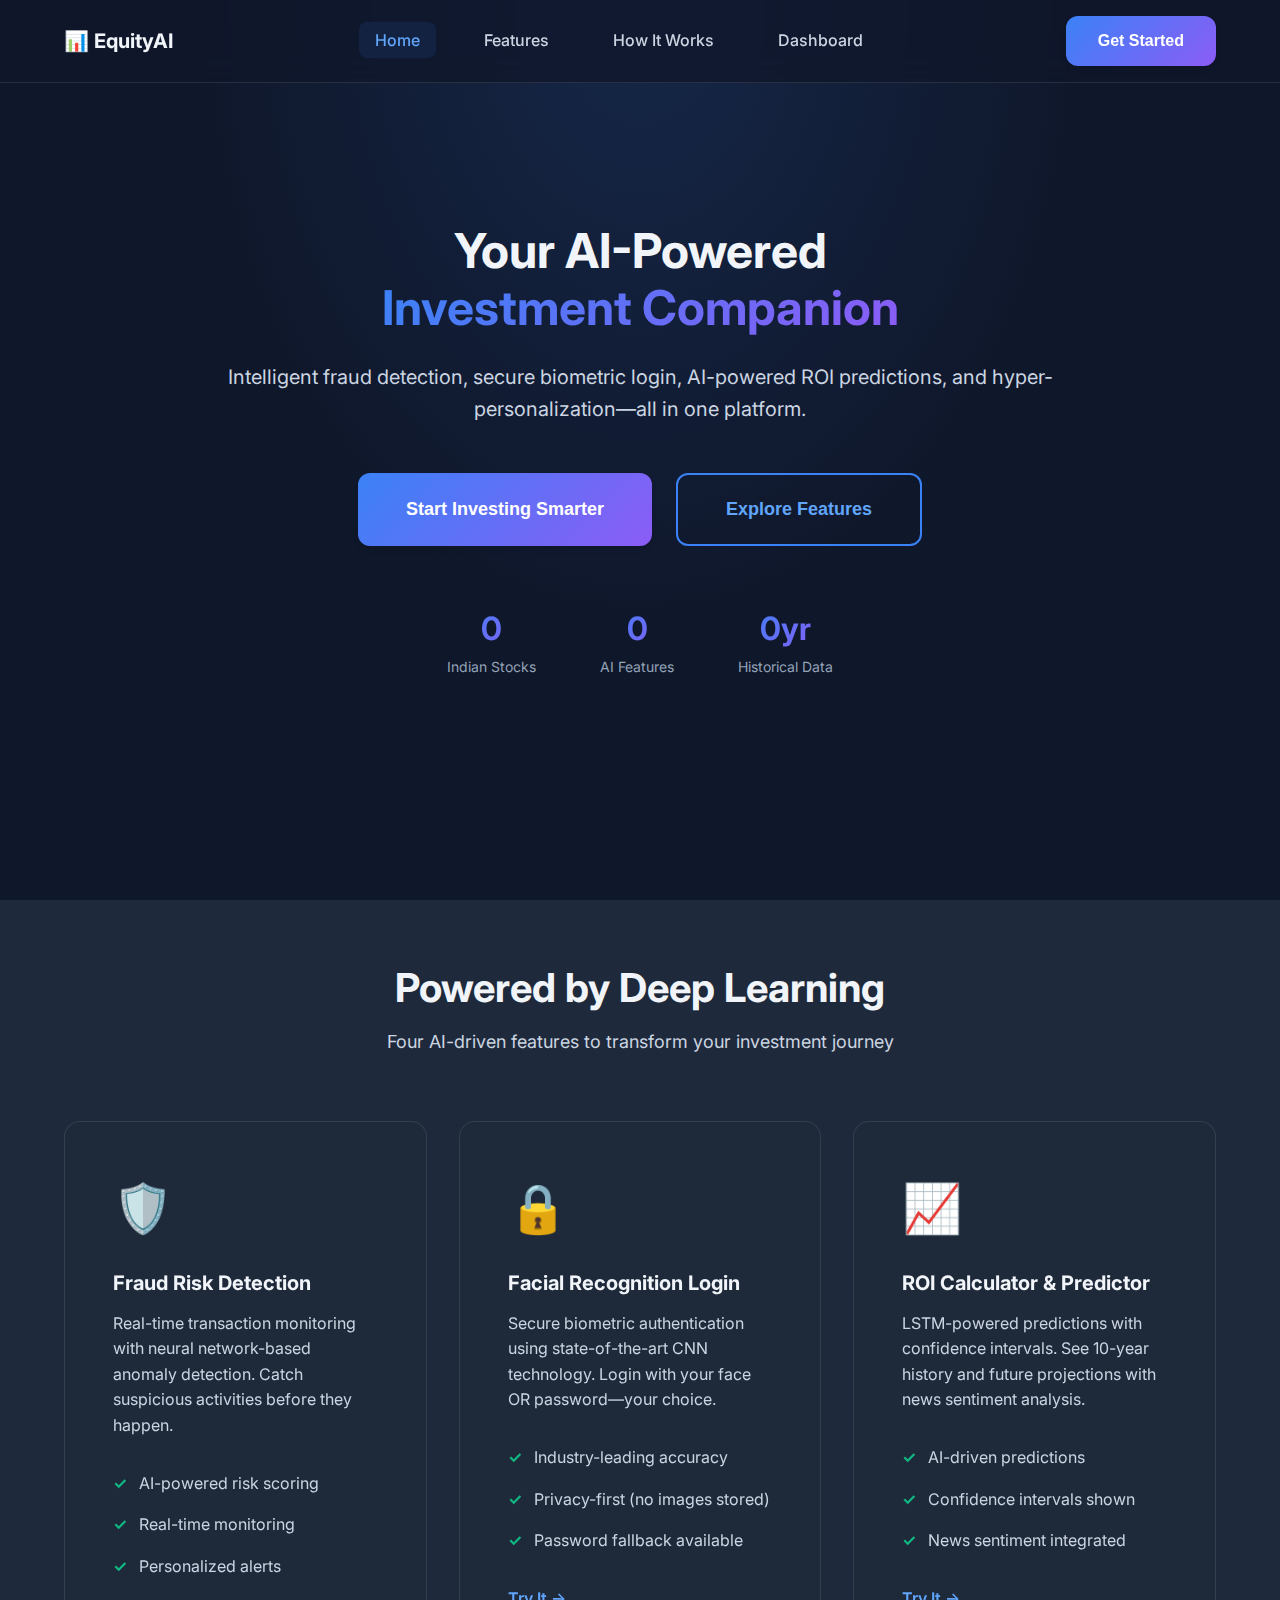
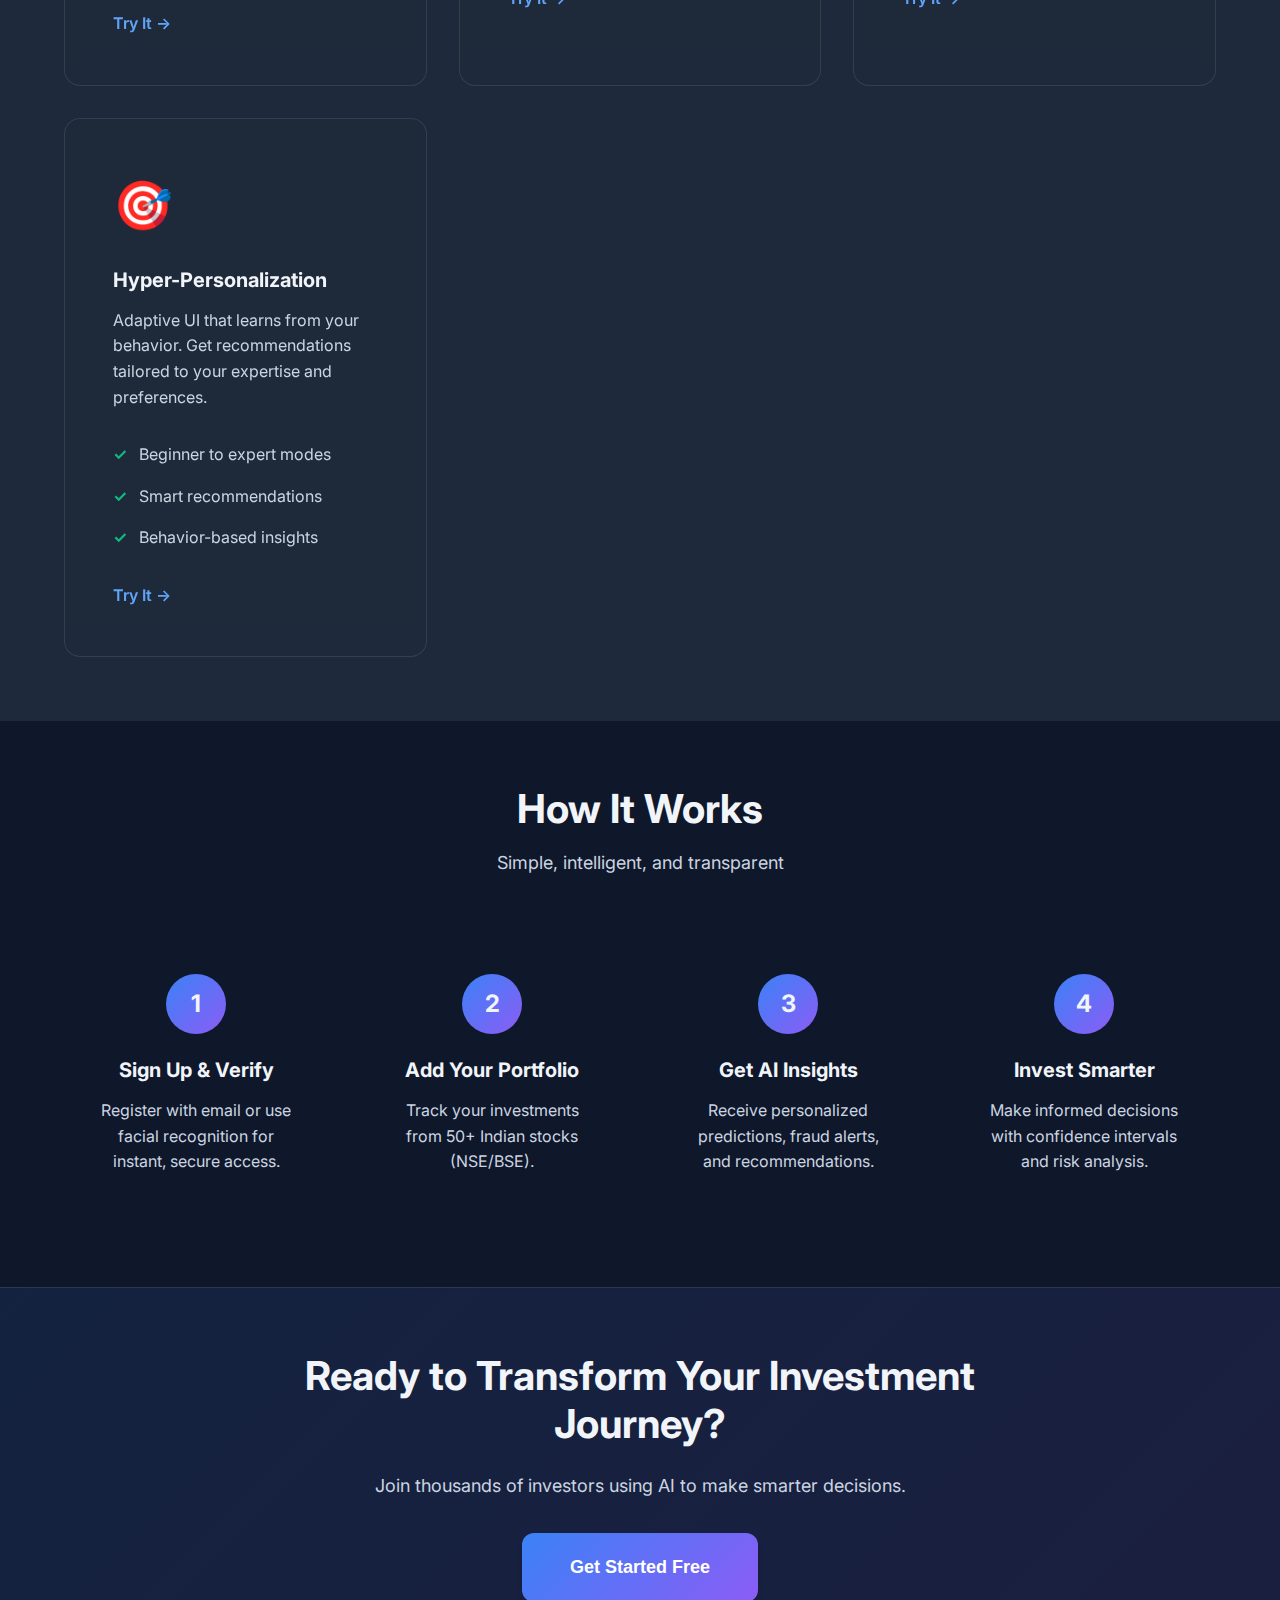
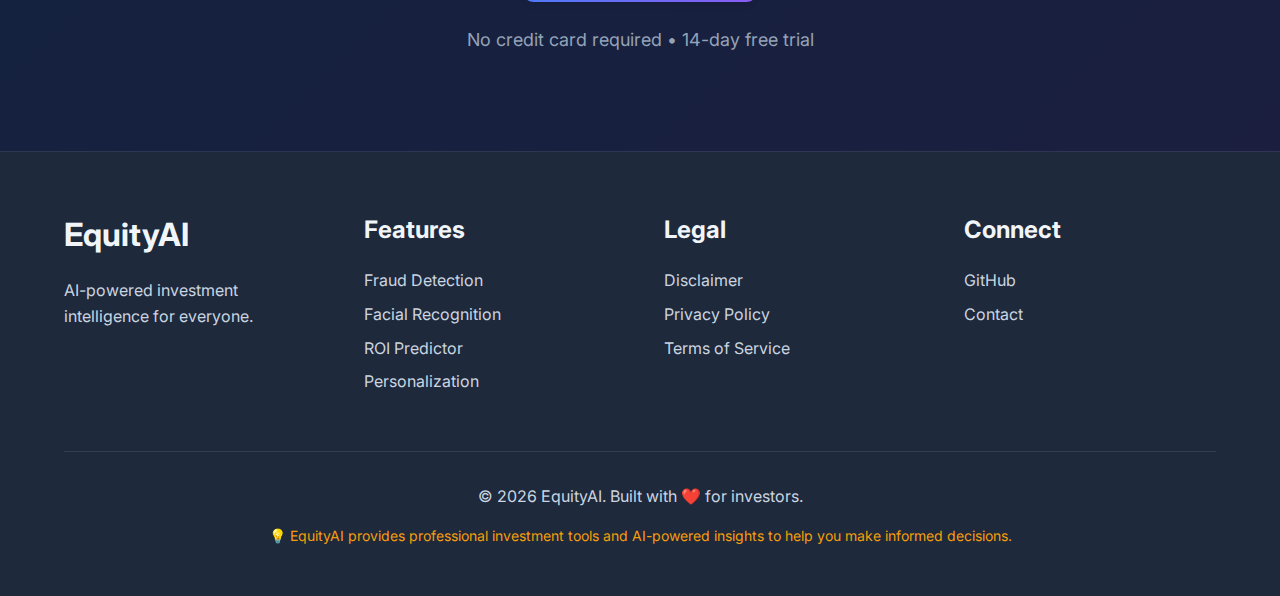
<file: frontend/index.html>
<!DOCTYPE html>
<html lang="en">

<head>
    <meta charset="UTF-8">
    <meta name="viewport" content="width=device-width, initial-scale=1.0">
    <meta name="description"
        content="AI-powered equity investment platform with fraud detection, facial recognition, and ROI predictions">
    <title>Equity Platform - AI-Powered Investment Intelligence</title>
    <link rel="stylesheet" href="css/style.css">
    <link rel="preconnect" href="https://fonts.googleapis.com">
    <link rel="preconnect" href="https://fonts.gstatic.com" crossorigin>
    <link href="https://fonts.googleapis.com/css2?family=Inter:wght@300;400;500;600;700&display=swap" rel="stylesheet">
</head>

<body>
    <!-- Navigation -->
    <nav class="navbar">
        <div class="container">
            <div class="nav-brand">
                <h1 class="logo">📊 EquityAI</h1>
            </div>
            <ul class="nav-menu">
                <li><a href="#home" class="nav-link active">Home</a></li>
                <li><a href="#features" class="nav-link">Features</a></li>
                <li><a href="#how-it-works" class="nav-link">How It Works</a></li>
                <li><a href="fraud-detection.html" class="nav-link">Dashboard</a></li>
            </ul>
            <button class="btn btn-primary" onclick="window.location.href='#get-started'">Get Started</button>
        </div>
    </nav>

    <!-- Hero Section -->
    <section class="hero" id="home">
        <!-- Animated Background -->
        <div class="hero-bg">
            <div class="orb orb-1"></div>
            <div class="orb orb-2"></div>
            <div class="orb orb-3"></div>
        </div>

        <div class="container">
            <div class="hero-content">
                <h1 class="hero-title">
                    Your AI-Powered<br>
                    <span class="gradient-text">Investment Companion</span>
                </h1>
                <p class="hero-subtitle">
                    Intelligent fraud detection, secure biometric login, AI-powered ROI predictions,
                    and hyper-personalization—all in one platform.
                </p>
                <div class="hero-buttons">
                    <button class="btn btn-primary btn-large" onclick="window.location.href='#get-started'">
                        Start Investing Smarter
                    </button>
                    <button class="btn btn-secondary btn-large" onclick="window.location.href='#features'">
                        Explore Features
                    </button>
                </div>
                <div class="hero-stats">
                    <div class="stat">
                        <h3 class="counter" data-target="50+">0</h3>
                        <p>Indian Stocks</p>
                    </div>
                    <div class="stat">
                        <h3 class="counter" data-target="4">0</h3>
                        <p>AI Features</p>
                    </div>
                    <div class="stat">
                        <h3><span class="counter" data-target="10">0</span>yr</h3>
                        <p>Historical Data</p>
                    </div>
                </div>
            </div>
        </div>
    </section>

    <!-- Features Section -->
    <section class="features" id="features">
        <div class="container">
            <h2 class="section-title">Powered by Deep Learning</h2>
            <p class="section-subtitle">Four AI-driven features to transform your investment journey</p>

            <div class="features-grid">
                <!-- Feature 1: Fraud Detection -->
                <div class="feature-card">
                    <div class="feature-icon">🛡️</div>
                    <h3>Fraud Risk Detection</h3>
                    <p>Real-time transaction monitoring with neural network-based anomaly detection. Catch suspicious
                        activities before they happen.</p>
                    <ul class="feature-list">
                        <li>AI-powered risk scoring</li>
                        <li>Real-time monitoring</li>
                        <li>Personalized alerts</li>
                    </ul>
                    <a href="fraud-detection.html" class="feature-link">Try It →</a>
                </div>

                <!-- Feature 2: Facial Recognition -->
                <div class="feature-card">
                    <div class="feature-icon">🔒</div>
                    <h3>Facial Recognition Login</h3>
                    <p>Secure biometric authentication using state-of-the-art CNN technology. Login with your face OR
                        password—your choice.</p>
                    <ul class="feature-list">
                        <li>Industry-leading accuracy</li>
                        <li>Privacy-first (no images stored)</li>
                        <li>Password fallback available</li>
                    </ul>
                    <a href="facial-recognition.html" class="feature-link">Try It →</a>
                </div>

                <!-- Feature 3: ROI Prediction -->
                <div class="feature-card">
                    <div class="feature-icon">📈</div>
                    <h3>ROI Calculator & Predictor</h3>
                    <p>LSTM-powered predictions with confidence intervals. See 10-year history and future projections
                        with news sentiment analysis.</p>
                    <ul class="feature-list">
                        <li>AI-driven predictions</li>
                        <li>Confidence intervals shown</li>
                        <li>News sentiment integrated</li>
                    </ul>
                    <a href="roi-calculator.html" class="feature-link">Try It →</a>
                </div>

                <!-- Feature 4: Personalization -->
                <div class="feature-card">
                    <div class="feature-icon">🎯</div>
                    <h3>Hyper-Personalization</h3>
                    <p>Adaptive UI that learns from your behavior. Get recommendations tailored to your expertise and
                        preferences.</p>
                    <ul class="feature-list">
                        <li>Beginner to expert modes</li>
                        <li>Smart recommendations</li>
                        <li>Behavior-based insights</li>
                    </ul>
                    <a href="personalization.html" class="feature-link">Try It →</a>
                </div>
            </div>
        </div>
    </section>

    <!-- How It Works -->
    <section class="how-it-works" id="how-it-works">
        <div class="container">
            <h2 class="section-title">How It Works</h2>
            <p class="section-subtitle">Simple, intelligent, and transparent</p>

            <div class="steps">
                <div class="step">
                    <div class="step-number">1</div>
                    <h3>Sign Up & Verify</h3>
                    <p>Register with email or use facial recognition for instant, secure access.</p>
                </div>
                <div class="step">
                    <div class="step-number">2</div>
                    <h3>Add Your Portfolio</h3>
                    <p>Track your investments from 50+ Indian stocks (NSE/BSE).</p>
                </div>
                <div class="step">
                    <div class="step-number">3</div>
                    <h3>Get AI Insights</h3>
                    <p>Receive personalized predictions, fraud alerts, and recommendations.</p>
                </div>
                <div class="step">
                    <div class="step-number">4</div>
                    <h3>Invest Smarter</h3>
                    <p>Make informed decisions with confidence intervals and risk analysis.</p>
                </div>
            </div>
        </div>
    </section>

    <!-- CTA Section -->
    <section class="cta" id="get-started">
        <div class="container">
            <div class="cta-content">
                <h2>Ready to Transform Your Investment Journey?</h2>
                <p>Join thousands of investors using AI to make smarter decisions.</p>
                <button class="btn btn-primary btn-large">Get Started Free</button>
                <p class="cta-note">No credit card required • 14-day free trial</p>
            </div>
        </div>
    </section>

    <!-- Footer -->
    <footer class="footer">
        <div class="container">
            <div class="footer-content">
                <div class="footer-section">
                    <h3>EquityAI</h3>
                    <p>AI-powered investment intelligence for everyone.</p>
                </div>
                <div class="footer-section">
                    <h4>Features</h4>
                    <ul>
                        <li><a href="fraud-detection.html">Fraud Detection</a></li>
                        <li><a href="facial-recognition.html">Facial Recognition</a></li>
                        <li><a href="roi-calculator.html">ROI Predictor</a></li>
                        <li><a href="personalization.html">Personalization</a></li>
                    </ul>
                </div>
                <div class="footer-section">
                    <h4>Legal</h4>
                    <ul>
                        <li><a href="#disclaimer">Disclaimer</a></li>
                        <li><a href="#privacy">Privacy Policy</a></li>
                        <li><a href="#terms">Terms of Service</a></li>
                    </ul>
                </div>
                <div class="footer-section">
                    <h4>Connect</h4>
                    <ul>
                        <li><a href="https://github.com/Prerna-02/equity-platform" target="_blank">GitHub</a></li>
                        <li><a href="#contact">Contact</a></li>
                    </ul>
                </div>
            </div>
            <div class="footer-bottom">
                <p>&copy; 2026 EquityAI. Built with ❤️ for investors.</p>
                <p class="disclaimer-text">💡 EquityAI provides professional investment tools and AI-powered insights to
                    help you make informed decisions.</p>
            </div>
        </div>
    </footer>

    <script src="js/app.js"></script>
</body>

</html>
</file>
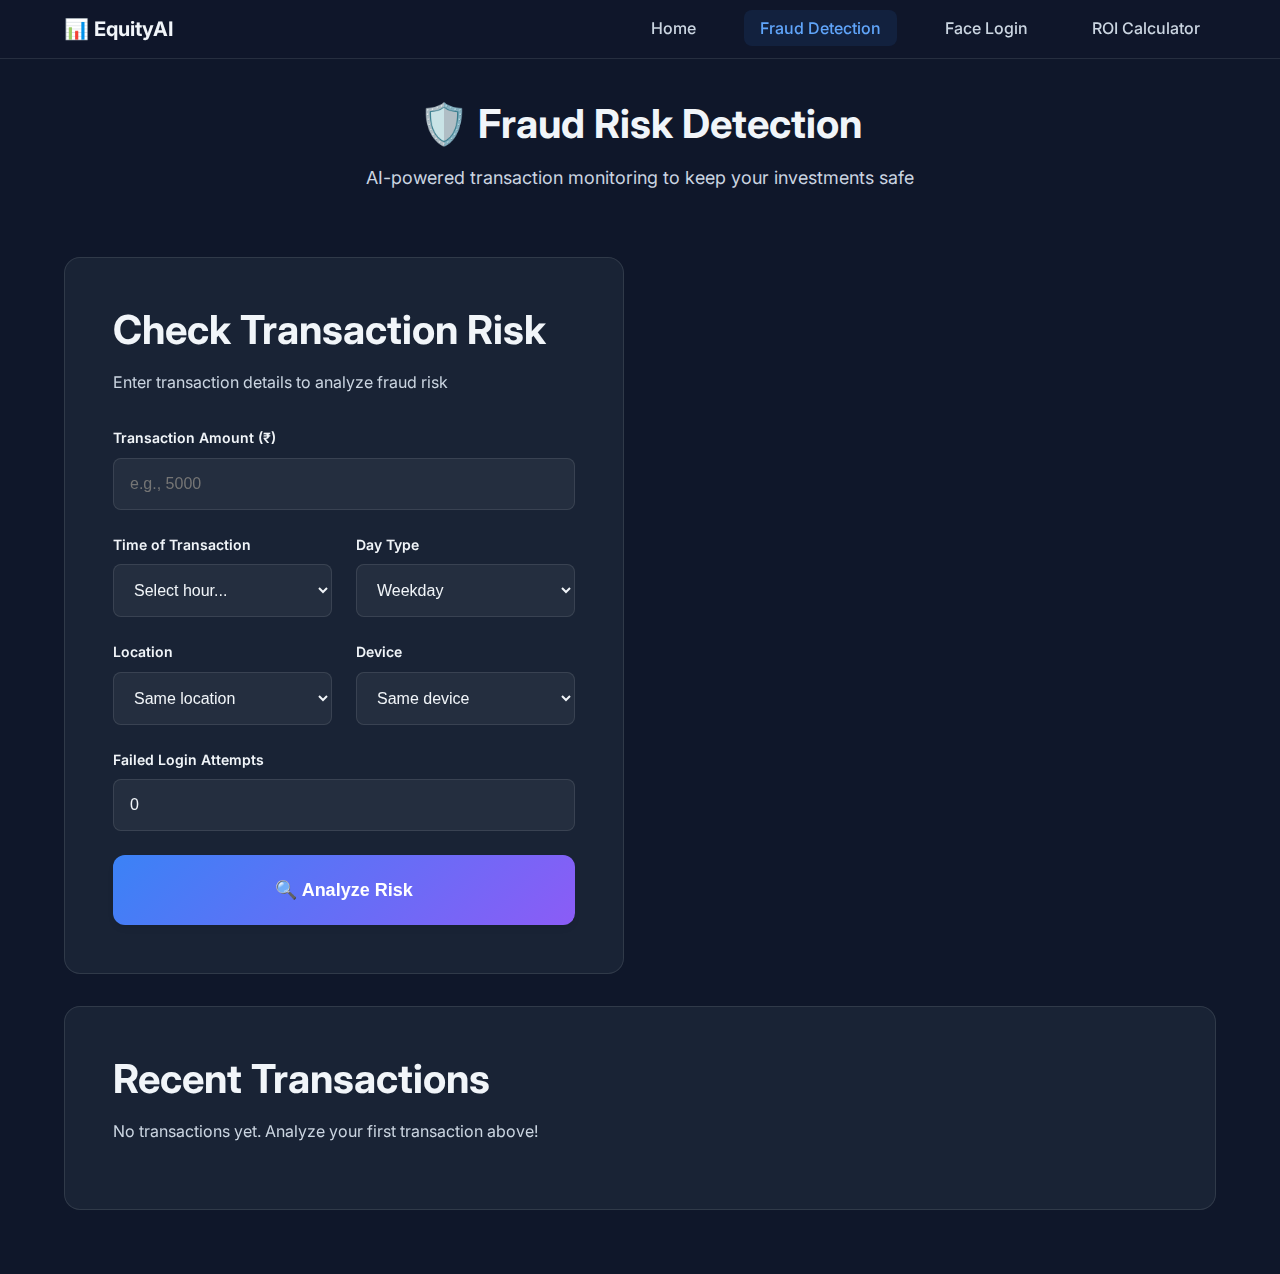
<file: frontend/fraud-detection.html>
<!DOCTYPE html>
<html lang="en">

<head>
    <meta charset="UTF-8">
    <meta name="viewport" content="width=device-width, initial-scale=1.0">
    <title>Fraud Detection - EquityAI</title>
    <link rel="stylesheet" href="css/style.css">
    <link rel="stylesheet" href="css/fraud-styles.css">
    <link rel="preconnect" href="https://fonts.googleapis.com">
    <link rel="preconnect" href="https://fonts.gstatic.com" crossorigin>
    <link href="https://fonts.googleapis.com/css2?family=Inter:wght@300;400;500;600;700&display=swap" rel="stylesheet">
</head>

<body>
    <!-- Navigation -->
    <nav class="navbar">
        <div class="container">
            <div class="nav-brand">
                <h1 class="logo"><a href="index.html" style="color: inherit;">📊 EquityAI</a></h1>
            </div>
            <ul class="nav-menu">
                <li><a href="index.html" class="nav-link">Home</a></li>
                <li><a href="fraud-detection.html" class="nav-link active">Fraud Detection</a></li>
                <li><a href="facial-recognition.html" class="nav-link">Face Login</a></li>
                <li><a href="roi-calculator.html" class="nav-link">ROI Calculator</a></li>
            </ul>
        </div>
    </nav>

    <!-- Main Content -->
    <section class="fraud-detection-page">
        <div class="container">
            <h1 class="page-title">🛡️ Fraud Risk Detection</h1>
            <p class="page-subtitle">AI-powered transaction monitoring to keep your investments safe</p>

            <div class="fraud-content">
                <!-- Transaction Input Form -->
                <div class="fraud-card">
                    <h2>Check Transaction Risk</h2>
                    <p class="card-subtitle">Enter transaction details to analyze fraud risk</p>

                    <form id="fraudForm" class="fraud-form">
                        <div class="form-group">
                            <label for="amount">Transaction Amount (₹)</label>
                            <input type="number" id="amount" name="amount" placeholder="e.g., 5000" min="0" step="100"
                                required>
                        </div>

                        <div class="form-row">
                            <div class="form-group">
                                <label for="hour">Time of Transaction</label>
                                <select id="hour" name="hour" required>
                                    <option value="">Select hour...</option>
                                    <option value="0">12 AM - 1 AM</option>
                                    <option value="1">1 AM - 2 AM</option>
                                    <option value="2">2 AM - 3 AM</option>
                                    <option value="3">3 AM - 4 AM</option>
                                    <option value="4">4 AM - 5 AM</option>
                                    <option value="5">5 AM - 6 AM</option>
                                    <option value="6">6 AM - 7 AM</option>
                                    <option value="7">7 AM - 8 AM</option>
                                    <option value="8">8 AM - 9 AM</option>
                                    <option value="9">9 AM - 10 AM</option>
                                    <option value="10">10 AM - 11 AM</option>
                                    <option value="11">11 AM - 12 PM</option>
                                    <option value="12">12 PM - 1 PM</option>
                                    <option value="13">1 PM - 2 PM</option>
                                    <option value="14">2 PM - 3 PM</option>
                                    <option value="15">3 PM - 4 PM</option>
                                    <option value="16">4 PM - 5 PM</option>
                                    <option value="17">5 PM - 6 PM</option>
                                    <option value="18">6 PM - 7 PM</option>
                                    <option value="19">7 PM - 8 PM</option>
                                    <option value="20">8 PM - 9 PM</option>
                                    <option value="21">9 PM - 10 PM</option>
                                    <option value="22">10 PM - 11 PM</option>
                                    <option value="23">11 PM - 12 AM</option>
                                </select>
                            </div>

                            <div class="form-group">
                                <label for="isWeekend">Day Type</label>
                                <select id="isWeekend" name="isWeekend" required>
                                    <option value="0">Weekday</option>
                                    <option value="1">Weekend</option>
                                </select>
                            </div>
                        </div>

                        <div class="form-row">
                            <div class="form-group">
                                <label for="locationChange">Location</label>
                                <select id="locationChange" name="locationChange" required>
                                    <option value="0">Same location</option>
                                    <option value="1">Different location</option>
                                </select>
                            </div>

                            <div class="form-group">
                                <label for="deviceChange">Device</label>
                                <select id="deviceChange" name="deviceChange" required>
                                    <option value="0">Same device</option>
                                    <option value="1">New device</option>
                                </select>
                            </div>
                        </div>

                        <div class="form-group">
                            <label for="failedLogins">Failed Login Attempts</label>
                            <input type="number" id="failedLogins" name="failedLogins" value="0" min="0" max="10"
                                required>
                        </div>

                        <button type="submit" class="btn btn-primary btn-large">
                            🔍 Analyze Risk
                        </button>
                    </form>
                </div>

                <!-- Risk Score Display -->
                <div class="fraud-card" id="resultCard" style="display: none;">
                    <h2>Risk Analysis Result</h2>

                    <!-- Risk Gauge -->
                    <div class="risk-gauge">
                        <div class="gauge-container">
                            <svg viewBox="0 0 200 120" class="gauge-svg">
                                <!-- Background arc -->
                                <path d="M 20 100 A 80 80 0 0 1 180 100" fill="none" stroke="#1E293B"
                                    stroke-width="20" />
                                <!-- Risk arc (will be updated dynamically) -->
                                <path id="riskArc" d="M 20 100 A 80 80 0 0 1 180 100" fill="none" stroke="#3B82F6"
                                    stroke-width="20" stroke-dasharray="251.2" stroke-dashoffset="251.2" />
                            </svg>
                            <div class="gauge-value">
                                <span id="riskScore">0</span>%
                            </div>
                            <div class="gauge-label" id="riskLabel">Analyzing...</div>
                        </div>
                    </div>

                    <!-- Risk Explanation -->
                    <div class="risk-explanation" id="riskExplanation">
                        <h3>Risk Factors:</h3>
                        <ul id="riskFactors"></ul>
                    </div>

                    <!-- Action Buttons -->
                    <div class="risk-actions">
                        <button class="btn btn-secondary" onclick="resetForm()">
                            Check Another Transaction
                        </button>
                    </div>
                </div>

                <!-- Transaction History -->
                <div class="fraud-card full-width">
                    <h2>Recent Transactions</h2>
                    <div class="transaction-history" id="transactionHistory">
                        <p class="text-muted">No transactions yet. Analyze your first transaction above!</p>
                    </div>
                </div>
            </div>
        </div>
    </section>

    <script src="js/fraud-detection.js"></script>
</body>

</html>
</file>
<file: frontend/css/style.css>
/* ===================================
   CSS DESIGN SYSTEM - EQUITY PLATFORM
   Modern Glassmorphic Design
   =================================== */

/* === ROOT VARIABLES === */
:root {
    /* Colors - Blue & Cyan Theme */
    --primary: #3B82F6;
    --primary-dark: #2563EB;
    --primary-light: #60A5FA;
    --secondary: #06B6D4;
    --secondary-dark: #0891B2;
    --accent: #8B5CF6;
    
    /* Neutrals */
    --bg-primary: #0F172A;
    --bg-secondary: #1E293B;
    --bg-card: rgba(30, 41, 59, 0.7);
    --text-primary: #F1F5F9;
    --text-secondary: #CBD5E1;
    --text-muted: #94A3B8;
    
    /* Status Colors */
    --success: #10B981;
    --warning: #F59E0B;
    --error: #EF4444;
    --info: #3B82F6;
    
    /* Gradients */
    --gradient-primary: linear-gradient(135deg, #3B82F6 0%, #8B5CF6 100%);
    --gradient-secondary: linear-gradient(135deg, #06B6D4 0%, #3B82F6 100%);
    --gradient-card: linear-gradient(135deg, rgba(59, 130, 246, 0.1) 0%, rgba(139, 92, 246, 0.1) 100%);
    
    /* Spacing */
    --spacing-xs: 0.5rem;
    --spacing-sm: 1rem;
    --spacing-md: 1.5rem;
    --spacing-lg: 2rem;
    --spacing-xl: 3rem;
    --spacing-2xl: 4rem;
    
    /* Typography */
    --font-family: 'Inter', -apple-system, BlinkMacSystemFont, 'Segoe UI', sans-serif;
    --font-size-xs: 0.75rem;
    --font-size-sm: 0.875rem;
    --font-size-base: 1rem;
    --font-size-lg: 1.125rem;
    --font-size-xl: 1.25rem;
    --font-size-2xl: 1.5rem;
    --font-size-3xl: 2rem;
    --font-size-4xl: 2.5rem;
    --font-size-5xl: 3rem;
    
    /* Border Radius */
    --radius-sm: 0.375rem;
    --radius-md: 0.5rem;
    --radius-lg: 0.75rem;
    --radius-xl: 1rem;
    --radius-2xl: 1.5rem;
    --radius-full: 9999px;
    
    /* Shadows */
    --shadow-sm: 0 1px 2px 0 rgba(0, 0, 0, 0.05);
    --shadow-md: 0 4px 6px -1px rgba(0, 0, 0, 0.1);
    --shadow-lg: 0 10px 15px -3px rgba(0, 0, 0, 0.1);
    --shadow-xl: 0 20px 25px -5px rgba(0, 0, 0, 0.1);
    --shadow-glow: 0 0 20px rgba(59, 130, 246, 0.3);
    
    /* Transitions */
    --transition-fast: 150ms ease-in-out;
    --transition-base: 300ms ease-in-out;
    --transition-slow: 500ms ease-in-out;
}

/* === RESET & BASE === */
* {
    margin: 0;
    padding: 0;
    box-sizing: border-box;
}

html {
    scroll-behavior: smooth;
}

body {
    font-family: var(--font-family);
    background: var(--bg-primary);
    color: var(--text-primary);
    line-height: 1.6;
    overflow-x: hidden;
}

/* === TYPOGRAPHY === */
h1, h2, h3, h4, h5, h6 {
    font-weight: 700;
    line-height: 1.2;
    margin-bottom: var(--spacing-sm);
}

h1 { font-size: var(--font-size-5xl); }
h2 { font-size: var(--font-size-4xl); }
h3 { font-size: var(--font-size-3xl); }
h4 { font-size: var(--font-size-2xl); }
h5 { font-size: var(--font-size-xl); }
h6 { font-size: var(--font-size-lg); }

p {
    margin-bottom: var(--spacing-sm);
    color: var(--text-secondary);
}

a {
    color: var(--primary-light);
    text-decoration: none;
    transition: color var(--transition-fast);
}

a:hover {
    color: var(--primary);
}

.gradient-text {
    background: var(--gradient-primary);
    -webkit-background-clip: text;
    -webkit-text-fill-color: transparent;
    background-clip: text;
}

/* === LAYOUT === */
.container {
    max-width: 1200px;
    margin: 0 auto;
    padding: 0 var(--spacing-md);
}

section {
    padding: var(--spacing-2xl) 0;
}

/* === NAVIGATION === */
.navbar {
    position: fixed;
    top: 0;
    left: 0;
    right: 0;
    background: rgba(15, 23, 42, 0.8);
    backdrop-filter: blur(10px);
    border-bottom: 1px solid rgba(255, 255, 255, 0.1);
    padding: var(--spacing-sm) 0;
    z-index: 1000;
}

.navbar .container {
    display: flex;
    justify-content: space-between;
    align-items: center;
}

.logo {
    font-size: var(--font-size-xl);
    font-weight: 700;
    margin: 0;
}

.nav-menu {
    display: flex;
    list-style: none;
    gap: var(--spacing-lg);
}

.nav-link {
    color: var(--text-secondary);
    font-weight: 500;
    transition: color var(--transition-fast);
    padding: var(--spacing-xs) var(--spacing-sm);
    border-radius: var(--radius-md);
}

.nav-link:hover,
.nav-link.active {
    color: var(--primary-light);
    background: rgba(59, 130, 246, 0.1);
}

/* === BUTTONS === */
.btn {
    display: inline-block;
    padding: var(--spacing-sm) var(--spacing-lg);
    border-radius: var(--radius-lg);
    font-weight: 600;
    font-size: var(--font-size-base);
    cursor: pointer;
    transition: all var(--transition-base);
    border: none;
    outline: none;
}

.btn-primary {
    background: var(--gradient-primary);
    color: white;
    box-shadow: var(--shadow-md);
}

.btn-primary:hover {
    transform: translateY(-2px);
    box-shadow: var(--shadow-xl), var(--shadow-glow);
}

.btn-secondary {
    background: transparent;
    color: var(--primary-light);
    border: 2px solid var(--primary);
}

.btn-secondary:hover {
    background: rgba(59, 130, 246, 0.1);
    border-color: var(--primary-light);
}

.btn-large {
    padding: var(--spacing-md) var(--spacing-xl);
    font-size: var(--font-size-lg);
}

/* === HERO SECTION === */
.hero {
    min-height: 100vh;
    display: flex;
    align-items: center;
    padding-top: 80px;
    background: radial-gradient(ellipse at top, rgba(59, 130, 246, 0.15), transparent 50%);
}

.hero-content {
    text-align: center;
    max-width: 900px;
    margin: 0 auto;
}

.hero-title {
    font-size: var(--font-size-5xl);
    margin-bottom: var(--spacing-md);
    animation: fadeInUp 0.8s ease-out;
}

.hero-subtitle {
    font-size: var(--font-size-xl);
    color: var(--text-secondary);
    margin-bottom: var(--spacing-xl);
    animation: fadeInUp 0.8s ease-out 0.2s both;
}

.hero-buttons {
    display: flex;
    gap: var(--spacing-md);
    justify-content: center;
    margin-bottom: var(--spacing-2xl);
    animation: fadeInUp 0.8s ease-out 0.4s both;
}

.hero-stats {
    display: flex;
    justify-content: center;
    gap: var(--spacing-2xl);
    animation: fadeInUp 0.8s ease-out 0.6s both;
}

.stat h3 {
    font-size: var(--font-size-3xl);
    background: var(--gradient-primary);
    -webkit-background-clip: text;
    -webkit-text-fill-color: transparent;
    background-clip: text;
    margin-bottom: var(--spacing-xs);
}

.stat p {
    color: var(--text-muted);
    font-size: var(--font-size-sm);
}

/* === SECTIONS === */
.section-title {
    text-align: center;
    font-size: var(--font-size-4xl);
    margin-bottom: var(--spacing-sm);
}

.section-subtitle {
    text-align: center;
    font-size: var(--font-size-lg);
    color: var(--text-secondary);
    margin-bottom: var(--spacing-2xl);
}

/* === FEATURES GRID === */
.features {
    background: var(--bg-secondary);
}

.features-grid {
    display: grid;
    grid-template-columns: repeat(auto-fit, minmax(280px, 1fr));
    gap: var(--spacing-lg);
}

.feature-card {
    background: var(--bg-card);
    backdrop-filter: blur(10px);
    border: 1px solid rgba(255, 255, 255, 0.1);
    border-radius: var(--radius-xl);
    padding: var(--spacing-xl);
    transition: all var(--transition-base);
}

.feature-card:hover {
    transform: translateY(-5px);
    border-color: var(--primary);
    box-shadow: var(--shadow-xl), 0 0 30px rgba(59, 130, 246, 0.2);
}

.feature-icon {
    font-size: 3rem;
    margin-bottom: var(--spacing-md);
}

.feature-card h3 {
    font-size: var(--font-size-xl);
    margin-bottom: var(--spacing-sm);
}

.feature-card p {
    color: var(--text-secondary);
    margin-bottom: var(--spacing-md);
}

.feature-list {
    list-style: none;
    margin-bottom: var(--spacing-md);
}

.feature-list li {
    padding: var(--spacing-xs) 0;
    color: var(--text-secondary);
}

.feature-list li::before {
    content: "✓ ";
    color: var(--success);
    font-weight: bold;
    margin-right: var(--spacing-xs);
}

.feature-link {
    color: var(--primary-light);
    font-weight: 600;
    transition: all var(--transition-fast);
}

.feature-link:hover {
    color: var(--primary);
    transform: translateX(5px);
    display: inline-block;
}

/* === HOW IT WORKS === */
.steps {
    display: grid;
    grid-template-columns: repeat(auto-fit, minmax(250px, 1fr));
    gap: var(--spacing-lg);
    margin-top: var(--spacing-xl);
}

.step {
    text-align: center;
    padding: var(--spacing-lg);
}

.step-number {
    width: 60px;
    height: 60px;
    background: var(--gradient-primary);
    border-radius: var(--radius-full);
    display: flex;
    align-items: center;
    justify-content: center;
    font-size: var(--font-size-2xl);
    font-weight: 700;
    margin: 0 auto var(--spacing-md);
}

.step h3 {
    font-size: var(--font-size-xl);
    margin-bottom: var(--spacing-sm);
}

.step p {
    color: var(--text-secondary);
}

/* === CTA SECTION === */
.cta {
    background: var(--gradient-card);
    border-top: 1px solid rgba(255, 255, 255, 0.1);
    border-bottom: 1px solid rgba(255, 255, 255, 0.1);
}

.cta-content {
    text-align: center;
    max-width: 700px;
    margin: 0 auto;
}

.cta h2 {
    font-size: var(--font-size-4xl);
    margin-bottom: var(--spacing-md);
}

.cta p {
    font-size: var(--font-size-lg);
    margin-bottom: var(--spacing-lg);
}

.cta-note {
    margin-top: var(--spacing-md);
    font-size: var(--font-size-sm);
    color: var(--text-muted);
}

/* === FOOTER === */
.footer {
    background: var(--bg-secondary);
    padding: var(--spacing-2xl) 0 var(--spacing-lg);
}

.footer-content {
    display: grid;
    grid-template-columns: repeat(auto-fit, minmax(200px, 1fr));
    gap: var(--spacing-xl);
    margin-bottom: var(--spacing-xl);
}

.footer-section h3,
.footer-section h4 {
    margin-bottom: var(--spacing-md);
}

.footer-section ul {
    list-style: none;
}

.footer-section li {
    margin-bottom: var(--spacing-xs);
}

.footer-section a {
    color: var(--text-secondary);
    transition: color var(--transition-fast);
}

.footer-section a:hover {
    color: var(--primary-light);
}

.footer-bottom {
    text-align: center;
    padding-top: var(--spacing-lg);
    border-top: 1px solid rgba(255, 255, 255, 0.1);
}

.disclaimer-text {
    color: var(--warning);
    font-size: var(--font-size-sm);
    margin-top: var(--spacing-sm);
}

/* === ANIMATIONS === */
@keyframes fadeInUp {
    from {
        opacity: 0;
        transform: translateY(30px);
    }
    to {
        opacity: 1;
        transform: translateY(0);
    }
}

/* === RESPONSIVE === */
@media (max-width: 768px) {
    .hero-title {
        font-size: var(--font-size-4xl);
    }
    
    .hero-buttons {
        flex-direction: column;
    }
    
    .hero-stats {
        flex-direction: column;
        gap: var(--spacing-md);
    }
    
    .nav-menu {
        display: none; /* Mobile menu to be added later */
    }
    
    .features-grid,
    .steps {
        grid-template-columns: 1fr;
    }
}

/* === UTILITY CLASSES === */
.text-center { text-align: center; }
.text-left { text-align: left; }
.text-right { text-align: right; }

.mt-sm { margin-top: var(--spacing-sm); }
.mt-md { margin-top: var(--spacing-md); }
.mt-lg { margin-top: var(--spacing-lg); }

.mb-sm { margin-bottom: var(--spacing-sm); }
.mb-md { margin-bottom: var(--spacing-md); }
.mb-lg { margin-bottom: var(--spacing-lg); }

.p-sm { padding: var(--spacing-sm); }
.p-md { padding: var(--spacing-md); }
.p-lg { padding: var(--spacing-lg); }
</file>
<file: frontend/css/fraud-styles.css>
/* === FRAUD DETECTION PAGE === */
.fraud-detection-page {
    min-height: 100vh;
    padding-top: 100px;
    padding-bottom: var(--spacing-2xl);
}

.page-title {
    text-align: center;
    font-size: var(--font-size-4xl);
    margin-bottom: var(--spacing-sm);
}

.page-subtitle {
    text-align: center;
    font-size: var(--font-size-lg);
    color: var(--text-secondary);
    margin-bottom: var(--spacing-2xl);
}

.fraud-content {
    display: grid;
    grid-template-columns: repeat(auto-fit, minmax(400px, 1fr));
    gap: var(--spacing-lg);
}

.fraud-card {
    background: var(--bg-card);
    backdrop-filter: blur(10px);
    border: 1px solid rgba(255, 255, 255, 0.1);
    border-radius: var(--radius-xl);
    padding: var(--spacing-xl);
}

.fraud-card.full-width {
    grid-column: 1 / -1;
}

.card-subtitle {
    color: var(--text-secondary);
    margin-bottom: var(--spacing-lg);
}

.fraud-form {
    display: flex;
    flex-direction: column;
    gap: var(--spacing-md);
}

.form-group {
    display: flex;
    flex-direction: column;
    gap: var(--spacing-xs);
}

.form-row {
    display: grid;
    grid-template-columns: 1fr 1fr;
    gap: var(--spacing-md);
}

.form-group label {
    font-weight: 600;
    color: var(--text-primary);
    font-size: var(--font-size-sm);
}

.form-group input,
.form-group select {
    padding: var(--spacing-sm);
    background: rgba(255, 255, 255, 0.05);
    border: 1px solid rgba(255, 255, 255, 0.1);
    border-radius: var(--radius-md);
    color: var(--text-primary);
    font-size: var(--font-size-base);
    transition: all var(--transition-fast);
}

.form-group input:focus,
.form-group select:focus {
    outline: none;
    border-color: var(--primary);
    background: rgba(255, 255, 255, 0.08);
}

.risk-gauge {
    margin: var(--spacing-xl) 0;
}

.gauge-container {
    position: relative;
    max-width: 300px;
    margin: 0 auto;
}

.gauge-svg {
    width: 100%;
    height: auto;
}

.gauge-value {
    position: absolute;
    top: 60%;
    left: 50%;
    transform: translate(-50%, -50%);
    font-size: var(--font-size-4xl);
    font-weight: 700;
    background: var(--gradient-primary);
    -webkit-background-clip: text;
    -webkit-text-fill-color: transparent;
    background-clip: text;
}

.gauge-label {
    text-align: center;
    margin-top: var(--spacing-md);
    font-size: var(--font-size-xl);
    font-weight: 600;
}

.risk-explanation {
    background: rgba(255, 255, 255, 0.03);
    border-radius: var(--radius-lg);
    padding: var(--spacing-md);
    margin-top: var(--spacing-lg);
}

.risk-explanation h3 {
    font-size: var(--font-size-lg);
    margin-bottom: var(--spacing-sm);
}

.risk-explanation ul {
    list-style: none;
    padding-left: 0;
}

.risk-explanation li {
    padding: var(--spacing-xs) 0;
    color: var(--text-secondary);
}

.risk-explanation li::before {
    content: "• ";
    color: var(--primary);
    font-weight: bold;
    margin-right: var(--spacing-xs);
}

.risk-actions {
    margin-top: var(--spacing-lg);
    display: flex;
    justify-content: center;
}

.transaction-table {
    width: 100%;
    border-collapse: collapse;
    margin-top: var(--spacing-md);
}

.transaction-table thead {
    background: rgba(255, 255, 255, 0.05);
}

.transaction-table th {
    padding: var(--spacing-sm);
    text-align: left;
    font-weight: 600;
    color: var(--text-primary);
    border-bottom: 2px solid rgba(255, 255, 255, 0.1);
}

.transaction-table td {
    padding: var(--spacing-sm);
    border-bottom: 1px solid rgba(255, 255, 255, 0.05);
    color: var(--text-secondary);
}

.transaction-table tr:hover {
    background: rgba(255, 255, 255, 0.03);
}

.risk-badge {
    padding: var(--spacing-xs) var(--spacing-sm);
    border-radius: var(--radius-md);
    font-weight: 600;
    font-size: var(--font-size-sm);
}

.risk-level {
    font-weight: 600;
}

@media (max-width: 768px) {
    .fraud-content {
        grid-template-columns: 1fr;
    }

    .form-row {
        grid-template-columns: 1fr;
    }
}
</file>
